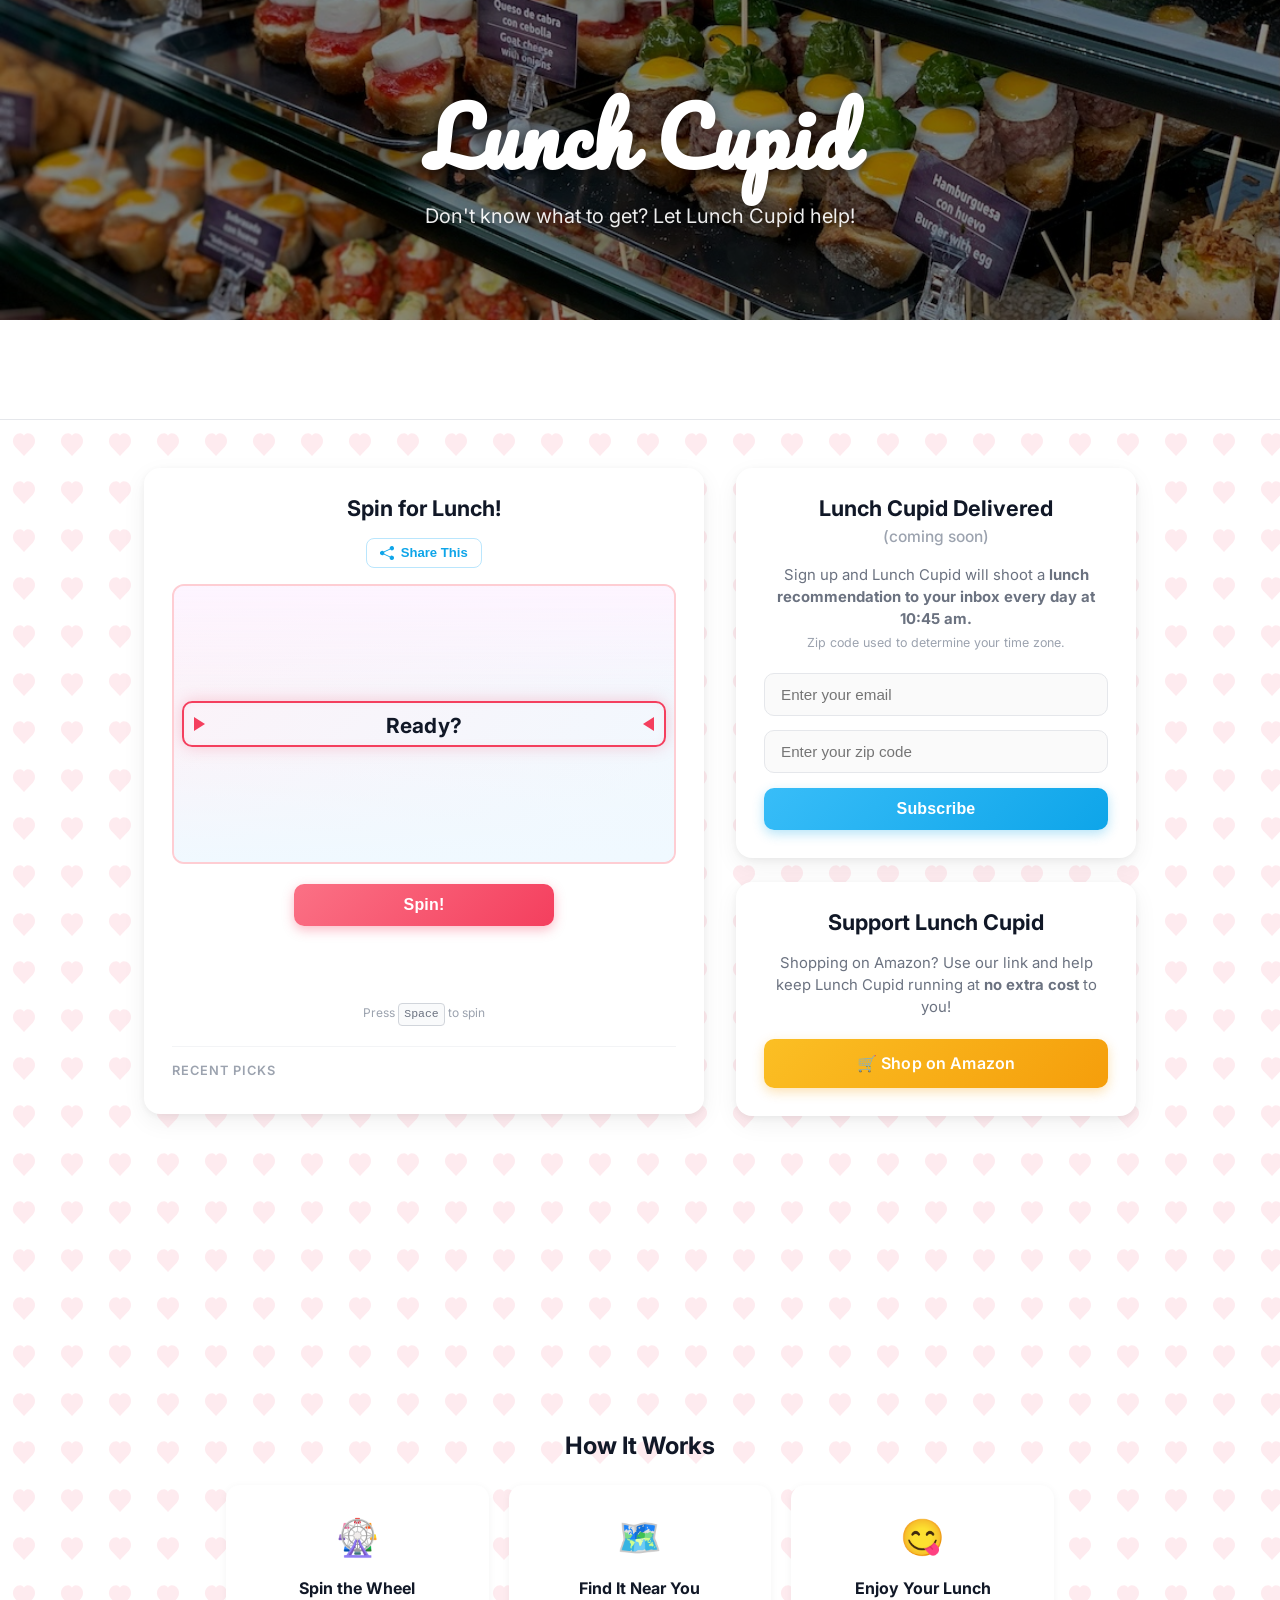
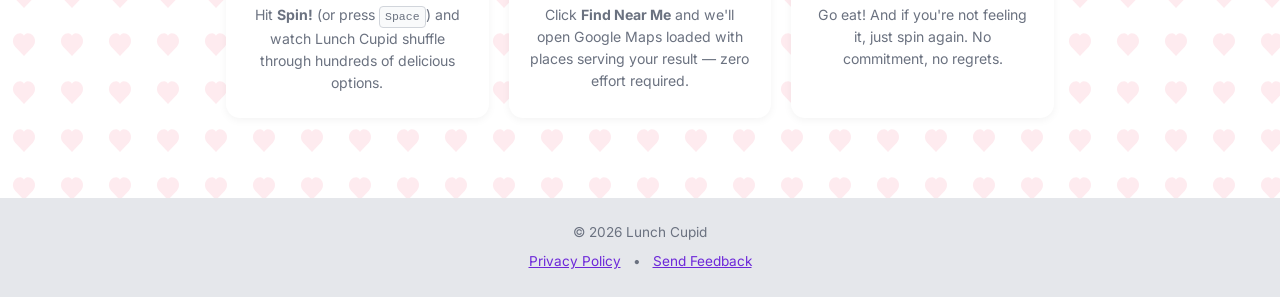
<file: index.html>
<!DOCTYPE html>
<html lang="en">
<head>
  <!-- =====================================================
       Google Analytics — DO NOT REMOVE
       ===================================================== -->
  <script async src="https://www.googletagmanager.com/gtag/js?id=G-0P1F8QL90R"></script>
  <script>
    window.dataLayer = window.dataLayer || [];
    function gtag(){dataLayer.push(arguments);}
    gtag('js', new Date());
    gtag('config', 'G-0P1F8QL90R');
  </script>

  <!-- =====================================================
       Meta / SEO
       ===================================================== -->
  <meta charset="UTF-8">
  <meta name="viewport" content="width=device-width, initial-scale=1.0">
  <meta name="description" content="Can't decide what to eat for lunch? Spin the Lunch Cupid wheel for a random meal recommendation — and find it near you instantly. Hundreds of options from pizza to poke bowls.">
  <meta name="theme-color" content="#f43f5e">

  <!-- Open Graph -->
  <meta property="og:type"        content="website">
  <meta property="og:url"         content="https://lunchcupid.com/">
  <meta property="og:title"       content="Lunch Cupid - Random Lunch Picker | What Should I Eat?">
  <meta property="og:description" content="Spin the Lunch Cupid wheel and discover your next meal. Hundreds of options — pizza, tacos, sushi, burgers, salads, and more. Find it near you in one click.">
  <meta property="og:image"       content="https://lunchcupid.com/pintxos.jpg">
  <meta property="og:site_name"   content="Lunch Cupid">

  <!-- Twitter Card -->
  <meta name="twitter:card"        content="summary_large_image">
  <meta name="twitter:site"        content="@lunchcupid">
  <meta name="twitter:title"       content="Lunch Cupid - Random Lunch Picker | What Should I Eat?">
  <meta name="twitter:description" content="Can't decide what to eat? Let Lunch Cupid spin a random lunch recommendation — then find it near you!">
  <meta name="twitter:image"       content="https://lunchcupid.com/pintxos.jpg">

  <!-- Canonical -->
  <link rel="canonical" href="https://lunchcupid.com/">

  <!-- Favicon -->
  <link rel="icon"             type="image/png"  href="favicon.png">
  <link rel="apple-touch-icon"                   href="favicon.png">
  <link rel="apple-touch-icon" sizes="180x180"   href="favicon.png">
  <meta name="apple-mobile-web-app-title"        content="Lunch Cupid">
  <meta name="application-name"                  content="Lunch Cupid">

  <title>Lunch Cupid - Random Lunch Picker | What Should I Eat?</title>

  <!-- =====================================================
       Schema.org Structured Data
       ===================================================== -->
  <script type="application/ld+json">
  {
    "@context": "https://schema.org",
    "@type": "WebApplication",
    "name": "Lunch Cupid",
    "url": "https://lunchcupid.com",
    "description": "A fun random lunch picker that spins through hundreds of meal options and helps you find food near you.",
    "applicationCategory": "LifestyleApplication",
    "operatingSystem": "Any",
    "offers": {
      "@type": "Offer",
      "price": "0",
      "priceCurrency": "USD"
    },
    "image": "https://lunchcupid.com/pintxos.jpg"
  }
  </script>

  <!-- =====================================================
       Fonts & Styles
       ===================================================== -->
  <link rel="preconnect" href="https://fonts.googleapis.com">
  <link rel="preconnect" href="https://fonts.gstatic.com" crossorigin>
  <link href="https://fonts.googleapis.com/css2?family=Inter:wght@400;600;700&family=Pacifico&display=swap" rel="stylesheet">
  <link rel="stylesheet" href="css/styles.css">

  <!-- =====================================================
       Google AdSense
       REPLACE ca-pub-1926302723115345 WITH YOUR ACTUAL ADSENSE PUBLISHER ID
       ===================================================== -->
  <script async src="https://pagead2.googlesyndication.com/pagead/js/adsbygoogle.js?client=ca-pub-1926302723115345" crossorigin="anonymous"></script>
</head>
<body>

  <!-- Skip to main content (accessibility) -->
  <a class="skip-link" href="#main-content">Skip to main content</a>

  <!-- =====================================================
       HEADER / HERO
       ===================================================== -->
  <header class="site-header" role="banner">
    <img
      src="pintxos.jpg"
      alt="A display counter filled with various colorful tapas and pintxos"
      class="hero-img"
      onerror="this.src='https://placehold.co/1200x400/1f2937/fff?text=Lunch+Cupid';this.style.objectFit='cover';"
    >
    <div class="hero-overlay" aria-hidden="true"></div>
    <div class="hero-text">
      <h1 class="hero-title font-pacifico">Lunch Cupid</h1>
      <p class="hero-subtitle">Don't know what to get? Let Lunch Cupid help!</p>
    </div>
  </header>

  <!-- =====================================================
       AD SLOT — LEADERBOARD (728×90 desktop / responsive mobile)
       REPLACE ca-pub-1926302723115345 WITH YOUR ACTUAL ADSENSE PUBLISHER ID
       ===================================================== -->
  <div class="ad-leaderboard" aria-label="Advertisement" role="complementary">
    <!-- REPLACE ca-pub-1926302723115345 WITH YOUR ACTUAL ADSENSE PUBLISHER ID -->
    <ins class="adsbygoogle"
         style="display:block"
         data-ad-client="ca-pub-1926302723115345"
         data-ad-slot="LEADERBOARD_SLOT_ID"
         data-ad-format="auto"
         data-full-width-responsive="true"></ins>
    <script>(adsbygoogle = window.adsbygoogle || []).push({});</script>
  </div>

  <!-- =====================================================
       MAIN CONTENT
       ===================================================== -->
  <main id="main-content" class="main-content">

    <div class="content-grid">

      <!-- ——————————————————————————
           SPINNER CARD
           —————————————————————————— -->
      <section class="card slot-machine-container" aria-label="Lunch wheel spinner">
        <h2 class="box-heading">Spin for Lunch!</h2>

        <!-- Share button -->
        <button class="share-button" id="shareButton" aria-label="Share Lunch Cupid">
          <svg xmlns="http://www.w3.org/2000/svg" width="14" height="14" fill="currentColor" viewBox="0 0 16 16" aria-hidden="true">
            <path d="M11 2.5a2.5 2.5 0 1 1 .603 1.628l-6.718 3.12a2.5 2.5 0 0 1 0 1.504l6.718 3.12a2.5 2.5 0 1 1-.488.876l-6.718-3.12a2.5 2.5 0 1 1 0-3.256l6.718-3.12A2.5 2.5 0 0 1 11 2.5z"/>
          </svg>
          Share This
        </button>

        <!-- Reel window -->
        <div class="reels" id="reels" role="img" aria-label="Spinning lunch options" aria-live="polite">
          <div class="selection-indicator" aria-hidden="true">
            <div class="arrow arrow-left"></div>
            <div class="arrow arrow-right"></div>
          </div>
          <div class="reel-strip" id="reel-strip">
            <div class="reel-cell" style="margin-top:120px;font-size:1.3em;color:#111827;">Ready?</div>
          </div>
        </div>

        <!-- Buttons -->
        <div class="buttons-container">
          <button class="spin-button" id="spinButton" aria-label="Spin the lunch wheel">Spin!</button>
          <a  class="find-button"
              id="findButton"
              href="#"
              target="_blank"
              rel="noopener noreferrer"
              aria-label="Find this food near me on Google Maps">
            Find Near Me
          </a>


          <p class="keyboard-hint">Press <kbd>Space</kbd> to spin</p>
        </div>

        <!-- Spin History -->
        <div class="spin-history" aria-label="Recent spin results">
          <h3>Recent picks</h3>
          <ol id="historyList" aria-live="polite" aria-relevant="additions"></ol>
        </div>
      </section>

      <!-- ——————————————————————————
           RIGHT COLUMN
           —————————————————————————— -->
      <div class="right-column">

        <!-- Email signup -->
        <section class="card email-signup-container" aria-label="Email subscription">
          <h2 class="box-heading">Lunch Cupid Delivered<br><small style="font-size:0.72em;font-weight:500;color:#9ca3af;">(coming soon)</small></h2>
          <p class="card-desc">
            Sign up and Lunch Cupid will shoot a <strong>lunch recommendation to your inbox every day at 10:45 am.</strong>
            <br>
            <span class="text-small">Zip code used to determine your time zone.</span>
          </p>

          <div id="form-content">
            <!--
              Cloudflare Worker endpoint — update after deployment:
              https://lunchcupid-email.just9876.workers.dev/subscribe
            -->
            <form
              id="email-form"
              class="email-form"
              action="https://lunchcupid-email.just9876.workers.dev/subscribe"
              method="POST"
            >
              <!--
                MailerLite fallback (commented out):
                action="https://assets.mailerlite.com/jsonp/1883666/forms/169902771783337634/subscribe"
              -->
              <div>
                <label for="email" class="sr-only">Email address</label>
                <input
                  type="email"
                  name="email"
                  id="email"
                  class="form-input"
                  placeholder="Enter your email"
                  autocomplete="email"
                  required
                >
              </div>
              <div>
                <label for="zip" class="sr-only">Zip code</label>
                <input
                  type="text"
                  name="zip_code"
                  id="zip"
                  class="form-input"
                  placeholder="Enter your zip code"
                  inputmode="numeric"
                  pattern="[0-9]{5}"
                  maxlength="5"
                  required
                >
              </div>
              <button type="submit" class="submit-button">Subscribe</button>
            </form>
          </div>

          <div id="success-message" class="success-message" role="status">
            🎉 Thanks for subscribing! We'll be in touch soon.
          </div>
        </section>

        <!-- Amazon affiliate -->
        <section class="card amazon-container" aria-label="Support Lunch Cupid via Amazon">
          <h2 class="box-heading">Support Lunch Cupid</h2>
          <p class="card-desc">
            Shopping on Amazon? Use our link and help keep Lunch Cupid running at <strong>no extra cost</strong> to you!
          </p>
          <a
            href="https://amzn.to/4adTm2n"
            target="_blank"
            rel="noopener noreferrer sponsored"
            class="amazon-button"
            id="amazonButton"
            aria-label="Shop on Amazon and support Lunch Cupid"
          >
            🛒 Shop on Amazon
          </a>
        </section>

        <!-- ——————————————————————————
             AD SLOT — RECTANGLE (300×250)
             REPLACE ca-pub-1926302723115345 WITH YOUR ACTUAL ADSENSE PUBLISHER ID
             —————————————————————————— -->
        <div class="ad-rectangle" aria-label="Advertisement" role="complementary">
          <!-- REPLACE ca-pub-1926302723115345 WITH YOUR ACTUAL ADSENSE PUBLISHER ID -->
          <ins class="adsbygoogle"
               style="display:inline-block;width:300px;height:250px"
               data-ad-client="ca-pub-1926302723115345"
               data-ad-slot="RECTANGLE_SLOT_ID"></ins>
          <script>(adsbygoogle = window.adsbygoogle || []).push({});</script>
        </div>

      </div><!-- end .right-column -->

    </div><!-- end .content-grid -->

    <!-- ——————————————————————————
         HOW IT WORKS
         —————————————————————————— -->
    <section class="how-it-works" aria-label="How Lunch Cupid works">
      <h2>How It Works</h2>
      <div class="how-steps">
        <article class="how-step">
          <div class="how-step-emoji" aria-hidden="true">🎡</div>
          <h3>Spin the Wheel</h3>
          <p>Hit <strong>Spin!</strong> (or press <kbd>Space</kbd>) and watch Lunch Cupid shuffle through hundreds of delicious options.</p>
        </article>
        <article class="how-step">
          <div class="how-step-emoji" aria-hidden="true">🗺️</div>
          <h3>Find It Near You</h3>
          <p>Click <strong>Find Near Me</strong> and we'll open Google Maps loaded with places serving your result — zero effort required.</p>
        </article>
        <article class="how-step">
          <div class="how-step-emoji" aria-hidden="true">😋</div>
          <h3>Enjoy Your Lunch</h3>
          <p>Go eat! And if you're not feeling it, just spin again. No commitment, no regrets.</p>
        </article>
      </div>
    </section>

  </main><!-- end #main-content -->

  <!-- =====================================================
       FOOTER
       ===================================================== -->
  <footer class="site-footer" role="contentinfo">
    <p>© 2026 Lunch Cupid</p>
    <nav aria-label="Footer navigation">
      <a href="/privacy.html">Privacy Policy</a>
      <span aria-hidden="true">&bull;</span>
      <a href="mailto:contact@lunchcupid.com">Send Feedback</a>
    </nav>
  </footer>

  <!-- =====================================================
       APP SCRIPT
       ===================================================== -->
  <script src="js/app.js"></script>

</body>
</html>
</file>
<file: css/styles.css>
/* =============================================================
   Lunch Cupid — styles.css
   Color palette: rose / violet / sky
   ============================================================= */

/* ---------- Reset & Base ---------- */
*, *::before, *::after { box-sizing: border-box; margin: 0; padding: 0; }

html {
  scroll-behavior: smooth;
  -webkit-text-size-adjust: 100%;
}

body {
  font-family: 'Inter', sans-serif;
  background-color: #f3f4f6;
  color: #374151;
  display: flex;
  flex-direction: column;
  min-height: 100vh;
  line-height: 1.6;
}

/* ---------- Typography ---------- */
.font-pacifico { font-family: 'Pacifico', cursive; }

h1, h2, h3 { line-height: 1.2; }

/* ---------- Skip link (a11y) ---------- */
.skip-link {
  position: absolute;
  top: -100%;
  left: 1rem;
  background: #f43f5e;
  color: #fff;
  padding: 0.5rem 1rem;
  border-radius: 0 0 8px 8px;
  font-weight: 700;
  z-index: 9999;
  transition: top 0.2s;
}
.skip-link:focus { top: 0; }

/* ---------- Header / Hero ---------- */
.site-header {
  position: relative;
  width: 100%;
  height: 16rem; /* 256px */
  background-color: #111;
  overflow: hidden;
}
@media (min-width: 768px) { .site-header { height: 20rem; } }

.hero-img {
  width: 100%;
  height: 100%;
  object-fit: cover;
  display: block;
}

.hero-overlay {
  position: absolute;
  inset: 0;
  background: rgba(0,0,0,0.45);
}

.hero-text {
  position: absolute;
  inset: 0;
  display: flex;
  flex-direction: column;
  align-items: center;
  justify-content: center;
  color: #fff;
  text-align: center;
  padding: 1rem;
  gap: 1rem;
}

.hero-title {
  font-family: 'Pacifico', cursive;
  font-size: clamp(3rem, 10vw, 5rem);
  text-shadow: 0 2px 12px rgba(0,0,0,0.5);
  letter-spacing: 0.02em;
}

.hero-subtitle {
  font-size: clamp(1rem, 3vw, 1.25rem);
  font-weight: 400;
  opacity: 0.92;
  text-shadow: 0 1px 4px rgba(0,0,0,0.4);
}

/* ---------- Ad Slot — Leaderboard (above main content) ---------- */
/* REPLACE ca-pub-XXXXXXXXXXXXXXXXX WITH YOUR ACTUAL ADSENSE PUBLISHER ID */
.ad-leaderboard {
  width: 100%;
  display: flex;
  justify-content: center;
  align-items: center;
  padding: 12px 0;
  background: #fff;
  border-bottom: 1px solid #e5e7eb;
  min-height: 100px;
}

/* ---------- Main Content ---------- */
.main-content {
  flex: 1;
  display: flex;
  flex-direction: column;
  align-items: center;
  gap: 2rem;
  padding: 3rem 1rem;
  background-color: #fff;
  /* Repeating pastel-pink hearts pattern (Telegram-style) */
  background-image: url("data:image/svg+xml,%3Csvg xmlns='http://www.w3.org/2000/svg' width='40' height='40' viewBox='0 0 40 40'%3E%3Cpath d='M20 30 L12.6 22.2 C10.2 19.6 10.2 15.6 12.6 13 C15 10.4 19 10.4 20 13.2 C21 10.4 25 10.4 27.4 13 C29.8 15.6 29.8 19.6 27.4 22.2 Z' fill='%23fcc5d0' opacity='0.35'/%3E%3C/svg%3E");
  background-repeat: repeat;
  background-size: 48px 48px;
}

.content-grid {
  display: flex;
  flex-direction: column;
  align-items: center;
  gap: 2rem;
  width: 100%;
  max-width: 1100px;
}

@media (min-width: 768px) {
  .content-grid {
    flex-direction: row;
    align-items: flex-start;
    justify-content: center;
  }
}

/* ---------- Card base ---------- */
.card {
  background: #fff;
  border-radius: 16px;
  box-shadow: 0 2px 8px rgba(0,0,0,0.06), 0 8px 24px rgba(0,0,0,0.06);
  padding: 1.75rem;
  width: 100%;
  transition: box-shadow 0.2s ease, transform 0.2s ease;
}
.card:hover {
  box-shadow: 0 4px 16px rgba(0,0,0,0.08), 0 12px 32px rgba(0,0,0,0.08);
  transform: translateY(-2px);
}

.box-heading {
  font-size: 1.35rem;
  font-weight: 700;
  color: #111827;
  margin-bottom: 1rem;
}

/* ---------- Slot Machine / Spinner ---------- */
.slot-machine-container {
  max-width: 560px;
  text-align: center;
}

.reels {
  position: relative;
  display: flex;
  justify-content: center;
  margin-bottom: 1.25rem;
  overflow: hidden;
  height: 280px;
  align-items: center;
  border: 2px solid #fecdd3;
  background: linear-gradient(135deg, #fdf2f8 0%, #f0f9ff 100%);
  border-radius: 12px;
}

.reels::before,
.reels::after {
  content: '';
  position: absolute;
  left: 0;
  right: 0;
  height: 110px;
  z-index: 2;
  pointer-events: none;
}
.reels::before {
  top: 0;
  background: linear-gradient(to bottom, #fdf4ff 0%, transparent 100%);
}
.reels::after {
  bottom: 0;
  background: linear-gradient(to top, #f0f9ff 0%, transparent 100%);
}

.selection-indicator {
  position: absolute;
  top: 50%;
  left: 8px;
  right: 8px;
  height: 46px;
  transform: translateY(-50%);
  border: 2.5px solid #f43f5e;
  border-radius: 10px;
  z-index: 3;
  pointer-events: none;
  box-shadow: 0 0 16px rgba(244, 63, 94, 0.25), inset 0 0 8px rgba(244, 63, 94, 0.05);
}

.arrow {
  position: absolute;
  top: 50%;
  transform: translateY(-50%);
  width: 0;
  height: 0;
  border-top: 7px solid transparent;
  border-bottom: 7px solid transparent;
  animation: flash 0.9s ease-in-out infinite;
}
.arrow-left {
  left: 10px;
  border-left: 11px solid #f43f5e;
}
.arrow-right {
  right: 10px;
  border-right: 11px solid #f43f5e;
}

@keyframes flash {
  0%, 100% { opacity: 1; }
  50% { opacity: 0.25; }
}

.reel-strip {
  position: absolute;
  top: 0;
  left: 0;
  width: 100%;
  transition: transform 3.5s cubic-bezier(0.08, 1, 0.65, 1);
  will-change: transform;
}

.reel-cell {
  font-size: 1.15em;
  font-weight: 700;
  color: #374151;
  height: 40px;
  line-height: 40px;
  text-align: center;
  overflow: hidden;
  text-overflow: ellipsis;
  white-space: nowrap;
  width: 100%;
  padding: 0 52px;
  letter-spacing: 0.01em;
}

/* Spinner loading state */
.reels.is-spinning .reel-strip {
  /* blur removed per user request */
}

/* ---------- Buttons ---------- */
.buttons-container {
  display: flex;
  flex-direction: column;
  align-items: center;
  gap: 0.75rem;
  margin-top: 1rem;
}

.spin-button,
.find-button,
.submit-button,
.amazon-button {
  display: inline-block;
  width: 80%;
  max-width: 260px;
  padding: 0.75rem 1.5rem;
  border: none;
  border-radius: 10px;
  font-size: 1rem;
  font-weight: 600;
  cursor: pointer;
  transition: background-color 0.25s ease, transform 0.15s ease, box-shadow 0.25s ease;
  text-align: center;
  text-decoration: none;
  letter-spacing: 0.01em;
}

.spin-button {
  background: linear-gradient(135deg, #fb7185 0%, #f43f5e 100%);
  color: #fff;
  box-shadow: 0 4px 12px rgba(244, 63, 94, 0.35);
}
.spin-button:hover:not(:disabled) {
  background: linear-gradient(135deg, #f43f5e 0%, #e11d48 100%);
  transform: translateY(-1px);
  box-shadow: 0 6px 16px rgba(244, 63, 94, 0.45);
}
.spin-button:focus-visible {
  outline: 3px solid #f43f5e;
  outline-offset: 3px;
}
.spin-button:disabled {
  background: #d1d5db;
  color: #9ca3af;
  cursor: not-allowed;
  box-shadow: none;
  transform: none;
}

.find-button {
  background: linear-gradient(135deg, #a78bfa 0%, #8b5cf6 100%);
  color: #fff;
  box-shadow: 0 4px 12px rgba(139, 92, 246, 0.35);
  opacity: 0;
  visibility: hidden;
  pointer-events: none;
  transition: opacity 0.35s ease, visibility 0.35s ease, background 0.25s ease, transform 0.15s ease, box-shadow 0.25s ease;
}
.find-button.visible {
  opacity: 1;
  visibility: visible;
  pointer-events: auto;
}
.find-button:hover {
  background: linear-gradient(135deg, #8b5cf6 0%, #7c3aed 100%);
  transform: translateY(-1px);
  box-shadow: 0 6px 16px rgba(139, 92, 246, 0.45);
}
.find-button:focus-visible {
  outline: 3px solid #8b5cf6;
  outline-offset: 3px;
}

/* surprise-me feature removed */

/* ---------- Share Button ---------- */
.share-button {
  display: inline-flex;
  align-items: center;
  gap: 0.4rem;
  background: none;
  border: 1.5px solid #bae6fd;
  color: #0ea5e9;
  padding: 0.4rem 0.85rem;
  border-radius: 8px;
  font-size: 0.82rem;
  font-weight: 600;
  cursor: pointer;
  transition: all 0.2s ease;
  margin-bottom: 1rem;
}
.share-button:hover {
  background: #f0f9ff;
  border-color: #38bdf8;
  color: #0284c7;
  transform: translateY(-1px);
}
.share-button:focus-visible {
  outline: 3px solid #0ea5e9;
  outline-offset: 2px;
}
.share-button svg { flex-shrink: 0; }

/* ---------- Spin History ---------- */
.spin-history {
  margin-top: 1.25rem;
  text-align: left;
  border-top: 1px solid #f3f4f6;
  padding-top: 1rem;
}
.spin-history h3 {
  font-size: 0.8rem;
  font-weight: 600;
  color: #9ca3af;
  text-transform: uppercase;
  letter-spacing: 0.08em;
  margin-bottom: 0.5rem;
}
.spin-history ol {
  list-style: none;
  padding: 0;
  margin: 0;
  display: flex;
  flex-direction: column;
  gap: 0.25rem;
}
.spin-history li {
  font-size: 0.88rem;
  color: #6b7280;
  padding: 0.2rem 0.5rem;
  border-radius: 6px;
  transition: background 0.15s;
}
.spin-history li:first-child {
  color: #f43f5e;
  font-weight: 600;
}
.spin-history li:hover { background: #f9fafb; }

/* ---------- Right Column ---------- */
.right-column {
  display: flex;
  flex-direction: column;
  gap: 1.5rem;
  max-width: 400px;
  width: 100%;
}

/* ---------- Email Signup ---------- */
.email-signup-container {
  text-align: center;
}
.email-signup-container .card-desc {
  color: #6b7280;
  font-size: 0.93rem;
  margin-bottom: 1.25rem;
  line-height: 1.5;
}
.email-signup-container .text-small {
  font-size: 0.78rem;
  color: #9ca3af;
}

.email-form {
  display: flex;
  flex-direction: column;
  gap: 0.9rem;
}

.form-input {
  width: 100%;
  padding: 0.75rem 1rem;
  border: 1.5px solid #e5e7eb;
  border-radius: 10px;
  font-size: 0.95rem;
  transition: border-color 0.2s ease, box-shadow 0.2s ease;
  background: #fafafa;
}
.form-input:focus {
  border-color: #8b5cf6;
  outline: none;
  box-shadow: 0 0 0 3px rgba(139, 92, 246, 0.15);
  background: #fff;
}

.submit-button {
  background: linear-gradient(135deg, #38bdf8 0%, #0ea5e9 100%);
  color: #fff;
  width: 100%;
  max-width: 100%;
  box-shadow: 0 4px 12px rgba(14, 165, 233, 0.3);
}
.submit-button:hover {
  background: linear-gradient(135deg, #0ea5e9 0%, #0284c7 100%);
  transform: translateY(-1px);
  box-shadow: 0 6px 16px rgba(14, 165, 233, 0.4);
}
.submit-button:focus-visible {
  outline: 3px solid #0ea5e9;
  outline-offset: 2px;
}

.success-message {
  color: #059669;
  font-weight: 600;
  padding: 1.25rem;
  border: 1.5px solid #a7f3d0;
  border-radius: 10px;
  background: #f0fdfa;
  display: none;
  font-size: 0.95rem;
}
.form-content.hidden { display: none; }

/* ---------- Amazon Box ---------- */
.amazon-container { text-align: center; }
.amazon-container .card-desc {
  color: #6b7280;
  font-size: 0.93rem;
  margin-bottom: 1.25rem;
  line-height: 1.5;
}

.amazon-button {
  background: linear-gradient(135deg, #fbbf24 0%, #f59e0b 100%);
  color: #fff;
  width: 100%;
  max-width: 100%;
  box-shadow: 0 4px 12px rgba(245, 158, 11, 0.3);
}
.amazon-button:hover {
  background: linear-gradient(135deg, #f59e0b 0%, #d97706 100%);
  transform: translateY(-1px);
  box-shadow: 0 6px 16px rgba(245, 158, 11, 0.4);
  color: #fff;
}
.amazon-button:focus-visible {
  outline: 3px solid #f59e0b;
  outline-offset: 2px;
}

/* ---------- Ad Slot — Rectangle (below Amazon) ---------- */
/* REPLACE ca-pub-XXXXXXXXXXXXXXXXX WITH YOUR ACTUAL ADSENSE PUBLISHER ID */
.ad-rectangle {
  width: 100%;
  display: flex;
  justify-content: center;
  align-items: center;
  min-height: 260px;
}

/* ---------- How It Works Section ---------- */
.how-it-works {
  width: 100%;
  max-width: 860px;
  margin: 0 auto;
  text-align: center;
  padding: 0 1rem 2rem;
}
.how-it-works h2 {
  font-size: 1.5rem;
  font-weight: 700;
  color: #111827;
  margin-bottom: 1.5rem;
}
.how-steps {
  display: grid;
  grid-template-columns: 1fr;
  gap: 1.25rem;
}
@media (min-width: 640px) {
  .how-steps { grid-template-columns: repeat(3, 1fr); }
}
.how-step {
  background: #fff;
  border-radius: 14px;
  padding: 1.5rem 1.25rem;
  box-shadow: 0 2px 8px rgba(0,0,0,0.05);
  transition: transform 0.2s ease, box-shadow 0.2s ease;
}
.how-step:hover {
  transform: translateY(-3px);
  box-shadow: 0 6px 20px rgba(0,0,0,0.08);
}
.how-step-emoji {
  font-size: 2.25rem;
  margin-bottom: 0.75rem;
}
.how-step h3 {
  font-size: 1rem;
  font-weight: 700;
  color: #111827;
  margin-bottom: 0.4rem;
}
.how-step p {
  font-size: 0.88rem;
  color: #6b7280;
  line-height: 1.55;
}

/* ---------- Keyboard shortcut hint ---------- */
.keyboard-hint {
  font-size: 0.75rem;
  color: #9ca3af;
  margin-top: 0.25rem;
}
kbd {
  display: inline-block;
  padding: 1px 5px;
  border: 1px solid #d1d5db;
  border-radius: 4px;
  background: #f9fafb;
  font-family: monospace;
  font-size: 0.72rem;
  color: #6b7280;
}

/* ---------- Footer ---------- */
.site-footer {
  background: #e5e7eb;
  text-align: center;
  padding: 1.5rem 1rem;
  font-size: 0.85rem;
  color: #6b7280;
  margin-top: auto;
}
.site-footer p { margin-bottom: 0.5rem; }
.site-footer a {
  color: #6d28d9;
  text-decoration: underline;
  margin: 0 0.5rem;
  transition: color 0.15s;
}
.site-footer a:hover { color: #4c1d95; }

/* ---------- Utility ---------- */
.sr-only {
  position: absolute;
  width: 1px;
  height: 1px;
  padding: 0;
  margin: -1px;
  overflow: hidden;
  clip: rect(0,0,0,0);
  white-space: nowrap;
  border-width: 0;
}

/* ---------- Animations ---------- */
@keyframes fadeInUp {
  from { opacity: 0; transform: translateY(16px); }
  to   { opacity: 1; transform: translateY(0); }
}
.fade-in-up {
  animation: fadeInUp 0.5s ease both;
}

/* Staggered card animations */
.slot-machine-container { animation: fadeInUp 0.45s ease 0.1s both; }
.email-signup-container  { animation: fadeInUp 0.45s ease 0.2s both; }
.amazon-container        { animation: fadeInUp 0.45s ease 0.3s both; }

/* ---------- Responsive tweaks ---------- */
@media (max-width: 480px) {
  .spin-button,
  .find-button { width: 100%; max-width: 100%; }
  .share-button { font-size: 0.78rem; }
  .hero-title { font-size: 2.8rem; }
}
</file>
